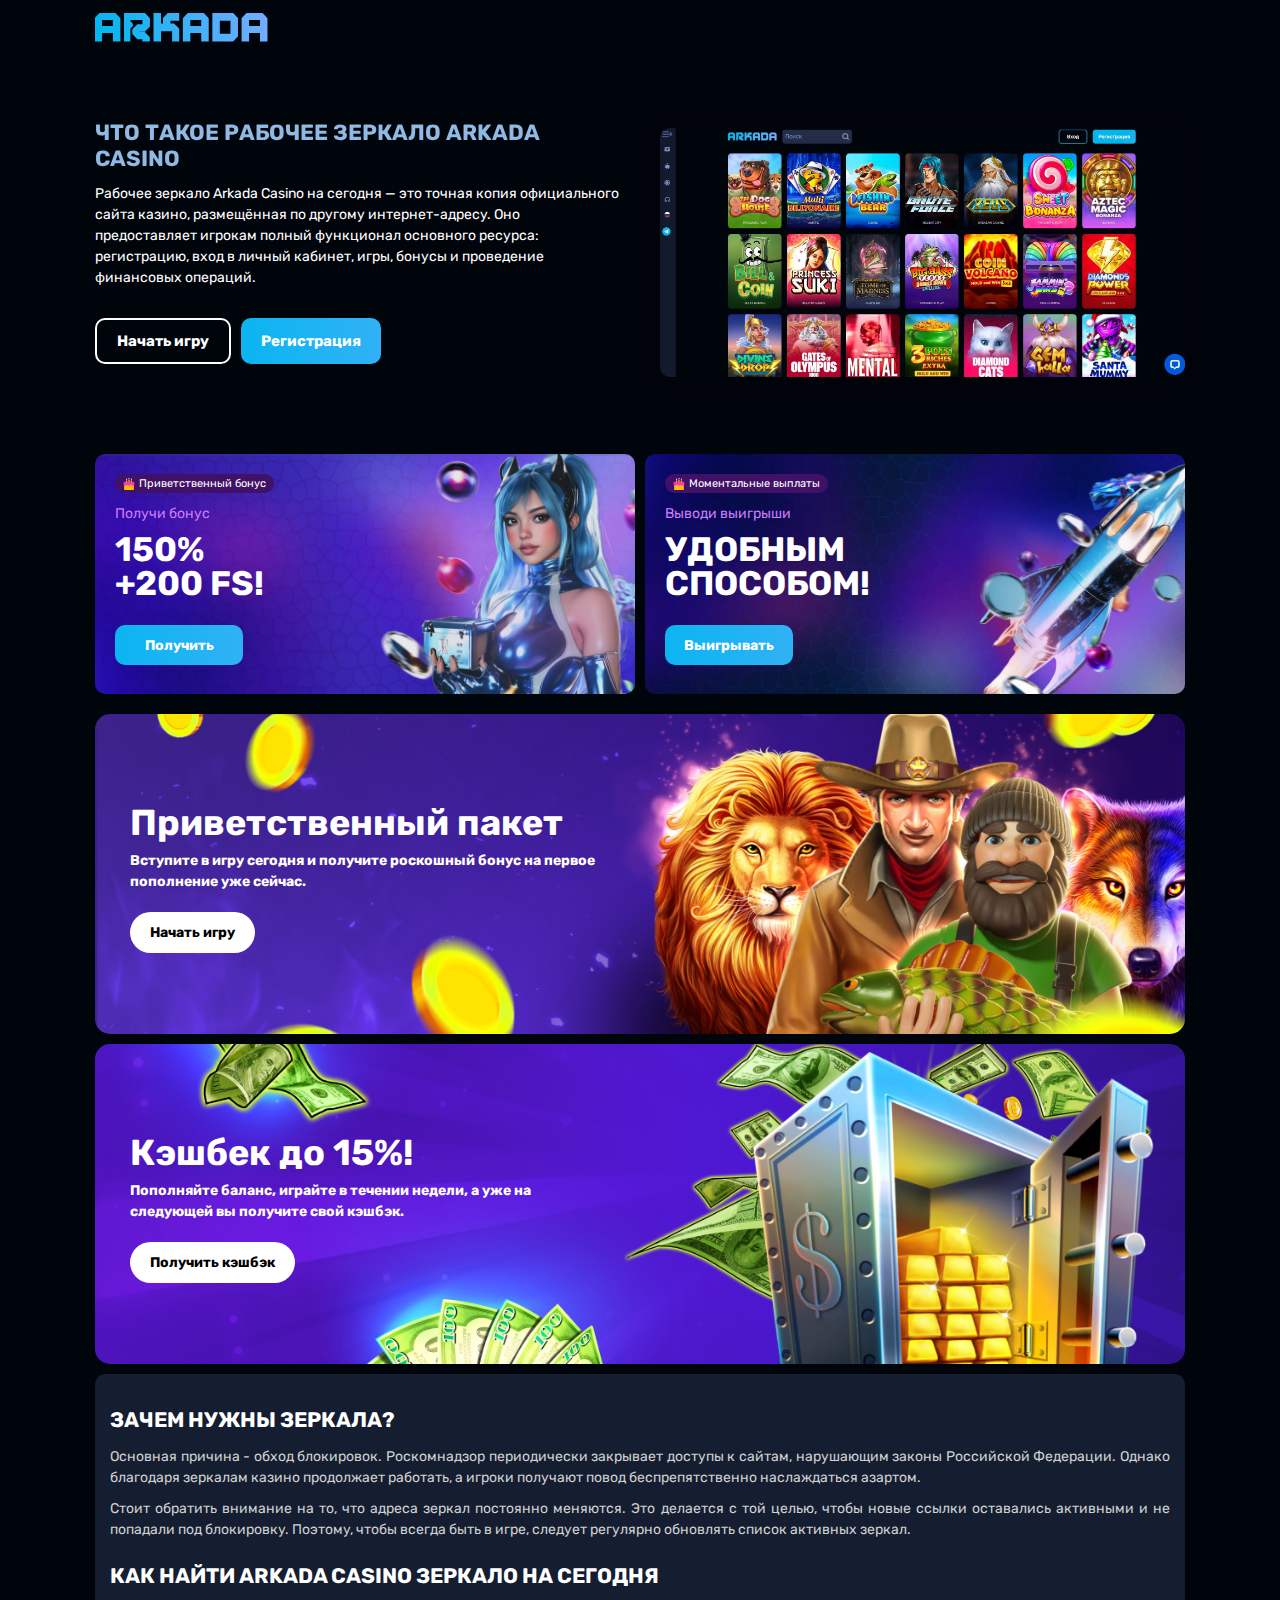
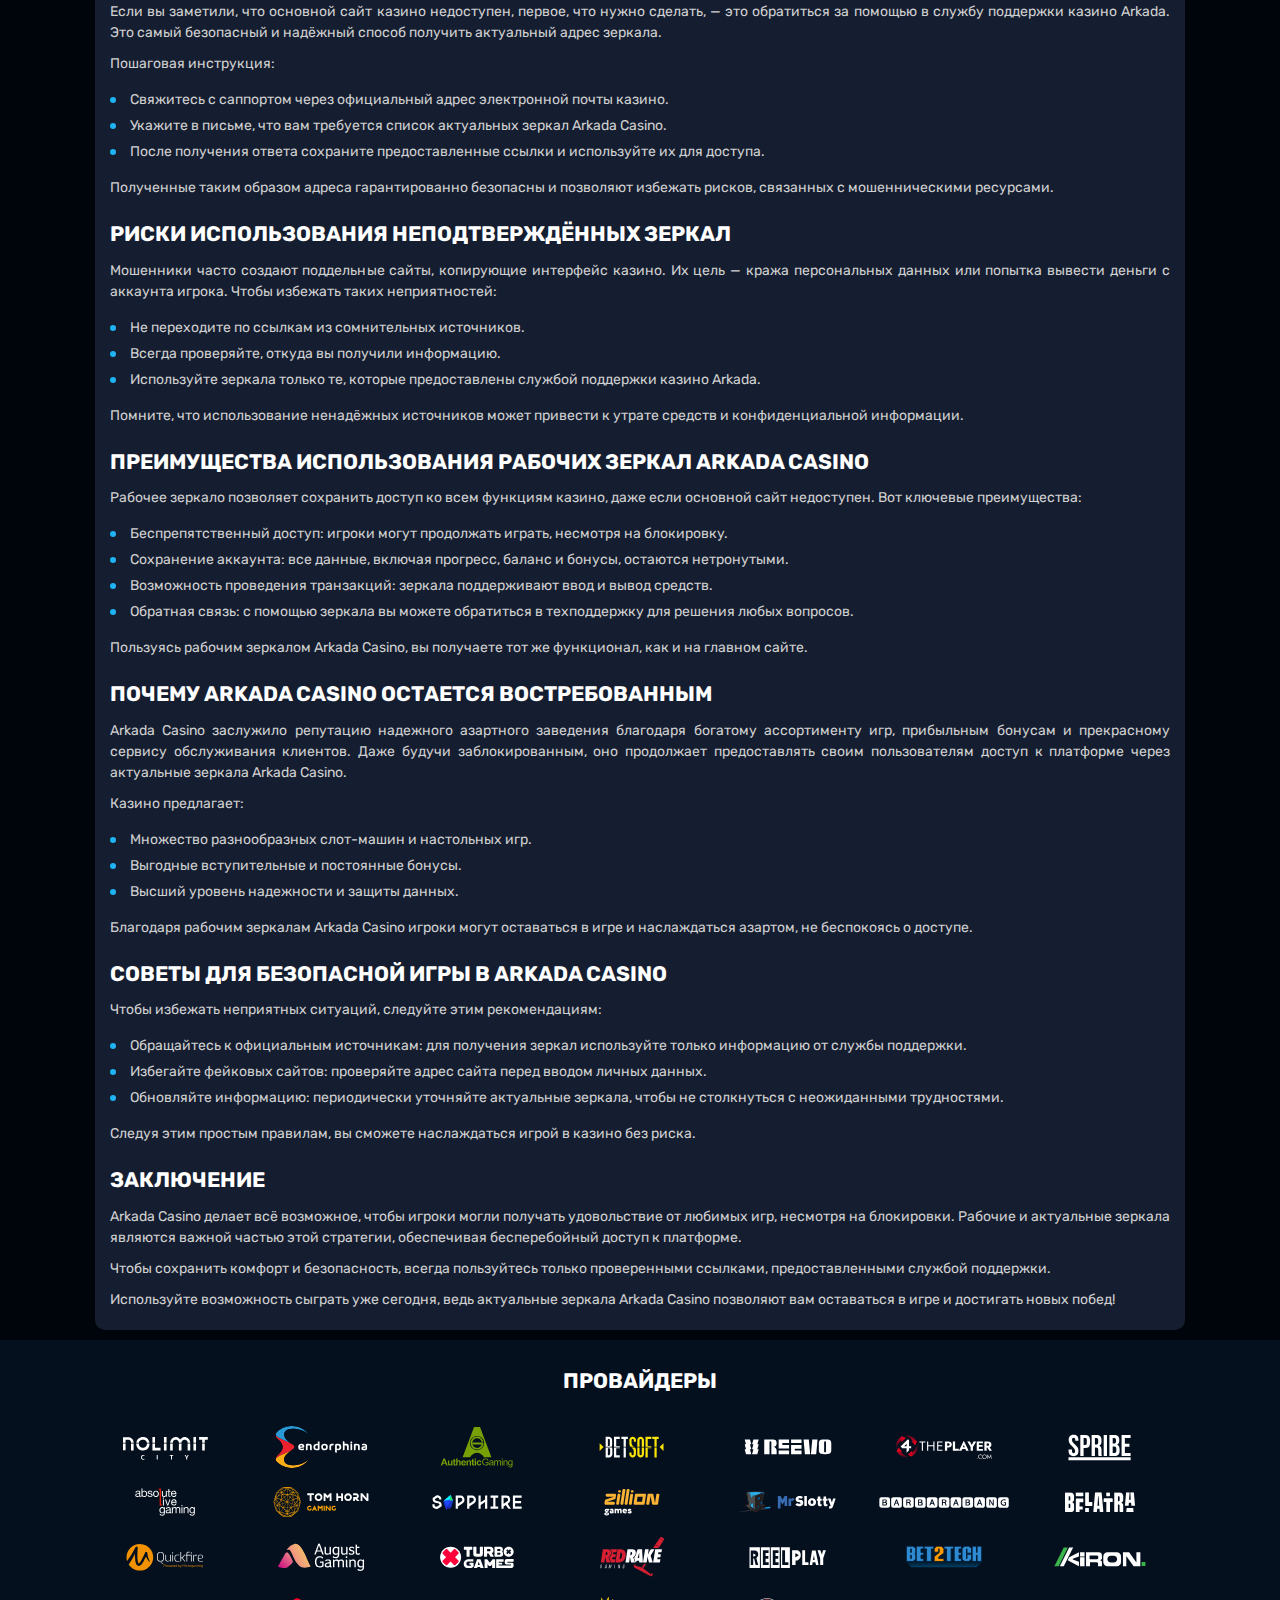
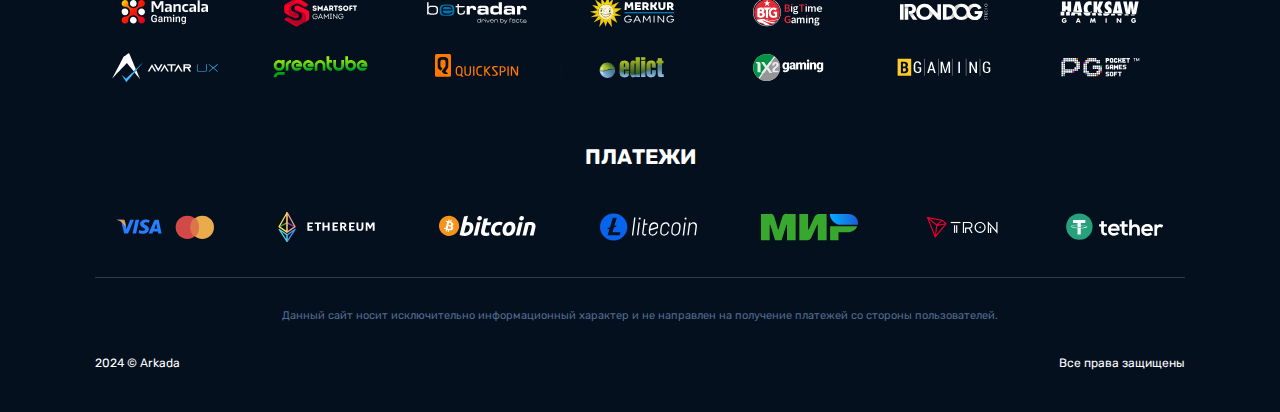
<file: index.html>
<!DOCTYPE html>
<html lang="ru">
<head>
    <meta http-equiv="Content-Type" content="text/html;charset=UTF-8">
    <meta name="robots" content="index, follow, max-image-preview:large, max-snippet:-1, max-video-preview:-1">
    <meta name="robots" content="noarchive" data-vue-meta="true">
    <meta name="apple-mobile-web-app-capable" content="yes">
    <meta name="mobile-web-app-capable" content="yes">
    <meta name="apple-mobile-web-app-status-bar-style" content="black">
    <meta name="msapplication-navbutton-color" content="#000">
    <meta name="yandex-verification" content="f644152001e3f856" />
    <title>Arkada Casino рабочее зеркало на сегодня | Официальный Сайт 2024</title>
    <meta name="description" content="Ищете рабочее зеркало Arkada Casino? ✅ Наслаждайтесь безопасной игрой, щедрыми бонусами и круглосуточной поддержкой. 🕹️ Присоединяйтесь к Arkada Casino прямо сейчас и получите приветственный бонус! 🔥 Рабочая ссылка доступна 24/7.">
    <meta property="og:type" content="website">
    <meta name="twitter:card" content="summary"/>
    <meta property="og:title" content="Arkada Casino рабочее зеркало на Сегодня 🎰 Официальный Сайт 2024">
    <meta property="og:description" content="Ищете рабочее зеркало Arkada Casino? ✅ Наслаждайтесь безопасной игрой, щедрыми бонусами и круглосуточной поддержкой. 🕹️ Присоединяйтесь к Arkada Casino прямо сейчас и получите приветственный бонус! 🔥 Рабочая ссылка доступна 24/7.">
    <meta property="og:site_name" content="Аркада">
    <meta property="og:locale" content="ru">
    <meta property="og:image" content="https://arkadacasinozerkalo.github.io/assets/img/9o5x2hfi0u.jpg">
    <meta property="og:image:width" content="1893">
    <meta property="og:image:height" content="909">
    <meta property="og:image:alt" content="Аркада казино - рабочее зеркало на сегодня">
    <meta property="twitter:image" content="https://arkadacasinozerkalo.github.io/assets/img/9o5x2hfi0u.jpg">
    <meta property="twitter:card" content="summary_large_image">
    <meta name="viewport" content="width=device-width, initial-scale=1">
    <link rel="canonical" href="https://arkadacasinozerkalo.github.io">
    <link rel="shortcut icon" type="image/png" href="assets/img/favicon.png">
    <link type="text/css" media="all" rel="stylesheet" href="style.css">
    <link rel="icon" href="https://arkadacasinozerkalo.github.io//favicon.ico" type="image/x-icon">
    
    <script type="application/ld+json">
        {
          "@context": "https://schema.org/",
          "@type": "Organization",
          "name": "Arkada Casino рабочее зеркало на сегодня | Официальный Сайт 2024",
          "url": "https://arkadacasinozerkalo.github.io/",
          "sponsor":
          {
            "@type": "Organization",
            "name": "Arkada Casino рабочее зеркало на сегодня | Официальный Сайт 2024",
            "url": "https://arkadacasinozerkalo.github.io/"
          }
        }
    </script>
</head>
<body>
    <!-- Yandex.Metrika counter -->
<script type="text/javascript" >
   (function(m,e,t,r,i,k,a){m[i]=m[i]||function(){(m[i].a=m[i].a||[]).push(arguments)};
   m[i].l=1*new Date();
   for (var j = 0; j < document.scripts.length; j++) {if (document.scripts[j].src === r) { return; }}
   k=e.createElement(t),a=e.getElementsByTagName(t)[0],k.async=1,k.src=r,a.parentNode.insertBefore(k,a)})
   (window, document, "script", "https://mc.yandex.ru/metrika/tag.js", "ym");

   ym(99210786, "init", {
        clickmap:true,
        trackLinks:true,
        accurateTrackBounce:true,
        webvisor:true
   });
</script>
<noscript><div><img src="https://mc.yandex.ru/watch/99210786" style="position:absolute; left:-9999px;" alt="" /></div></noscript>
<!-- /Yandex.Metrika counter -->
<header class="5il1 tvnh i5tqnb site-header_n9r3Z">
    <div class="le6y 26mjt4 zk7w container_S8ADy xs-pad_B2VnW">
        <a href="https://synthed-neonway.com/s9da7b2ff"><img class="oqy1 6dufw feib1 logotype_rO3wL" src="assets/img/swfevcxiy6p59.svg" loading="lazy" alt="Аркада Казино"></a>
        
    </div>
</header>
<main class="nkht73 0t5fp6 bxw2y site-main">
        <div class="21w0 rzpeim gatiuo container_S8ADy xs-pad_B2VnW">
            <section class="0r7ejp ahsetx 14fd0 main-banner">
                <div class="y7vsx e2lfn 5y3t left__side_Hfcie">
                    <div class="w5gs 6o2f w6hp7 text-group_Ko6rU">
                        <h1>Что такое рабочее зеркало Arkada Casino</h1>
                        <span>Рабочее зеркало Arkada Casino на сегодня — это точная копия официального сайта казино, размещённая по другому интернет-адресу. Оно предоставляет игрокам полный функционал основного ресурса: регистрацию, вход в личный кабинет, игры, бонусы и проведение финансовых операций.</span><div class="wd7v 4u3w hzen button-group_svcrk">
                            <a class="btn btn-a_5tB2r" id="loginBtn" href="https://synthed-neonway.com/s9da7b2ff">Начать игру</a>
<a class="btn btn-b_CPUNG" id="regBtn" href="https://synthed-neonway.com/s9da7b2ff">Регистрация</a>
                        </div>
                    </div>
                </div>
                <div class="x8sw4 5g6md 8vysg right__side_7LBoC"><img src="assets/img/9o5x2hfi0u.jpg" loading="lazy" alt="Игровые автоматы"></div>            </section><div class="banner-block wrapper">
    <div class="swiper-block">
        <div class="slide" style="background-image: url(assets/widgets/IK6u1uQl7XSMRdWS.webp);background-color: #4334bd;">
            <div class="banner__label">
            <div class="banner__label-icon"><img src="assets/widgets/2yxJQ3aYni1FUxfp.webp"></div>
                <div class="banner__label-title">Приветственный бонус</div>
            </div>
            <div class="banner__description">
                <span class="banner__description-bottom" style="color: #cd7dfc; font-size: 14px;">Получи бонус</span>
            </div>
            <div class="banner__title"><span>150% </span><span>+200 FS!</span></div>
            <a href="https://synthed-neonway.com/s9da7b2ff" style="background:linear-gradient(90deg, #0bb5f1 0%, #30b1f5 100%); color: #fff" class="button d-link">Получить</a>
        </div>
    </div>
            
    <div class="swiper-block">
        <div class="slide" style="background-image: url(assets/widgets/aguZseNY68avtCdQ.webp);background-color: #0a1841;">
            <div class="banner__label">
                <div class="banner__label-icon"><img src="assets/widgets/2yxJQ3aYni1FUxfp.webp"></div>
                <div class="banner__label-title">Моментальные выплаты</div>
            </div>
            <div class="banner__description">
                <span class="banner__description-bottom" style="color: #cd7dfc; font-size: 14px;">Выводи выигрыши</span>
            </div>
            <div class="banner__title"><span>удобным </span><span>способом!</span></div>
            <a href="https://synthed-neonway.com/s9da7b2ff" style="background:linear-gradient(90deg, #0bb5f1 0%, #30b1f5 100%); color: #fff" class="button d-link">Выигрывать</a>
        </div>
    </div>
</div>        
        <div class="hero-slide">
<div class="slide-picture"><img src="assets/widgets/MlxlsT4MEWB2qDLB.jpg" alt="Бонус на депозит"></div>
<div class="slide-info"><p class="slide-text title">Приветственный пакет</p><p class="slide-text par">Вступите в игру сегодня и получите роскошный бонус на первое пополнение уже сейчас.</p><a class="slide-btn d-link" href="https://synthed-neonway.com/s9da7b2ff">Начать игру</a></div>
</div>
<div class="hero-slide">
<div class="slide-picture"><img src="assets/widgets/XsvD9Pv1xvNPOfqp.jpg" alt="Кэшбэк"></div>
<div class="slide-info"><p class="slide-text title">Кэшбек до 15%!</p><p class="slide-text par">Пополняйте баланс, играйте в течении недели, а уже на следующей вы получите свой кэшбэк.</p><a class="slide-btn d-link" href="https://synthed-neonway.com/s9da7b2ff">Получить кэшбэк</a></div>
</div>
        <article class="b4y0g5 ol2wf 4mry2 page-content_ToQHn">
            <h2>Зачем нужны зеркала?</h2>
            <p>Основная причина - обход блокировок. Роскомнадзор периодически закрывает доступы к сайтам, нарушающим законы Российской Федерации. Однако благодаря зеркалам казино продолжает работать, а игроки получают повод беспрепятственно наслаждаться азартом.</p>
            <p>Стоит обратить внимание на то, что адреса зеркал постоянно меняются. Это делается с той целью, чтобы новые ссылки оставались активными и не попадали под блокировку. Поэтому, чтобы всегда быть в игре, следует регулярно обновлять список активных зеркал.</p>
            <h2>Как найти Arkada Casino зеркало на сегодня</h2>
            <p>Если вы заметили, что основной сайт казино недоступен, первое, что нужно сделать, &mdash; это обратиться за помощью в службу поддержки казино Arkada. Это самый безопасный и надёжный способ получить актуальный адрес зеркала.</p>
            <p>Пошаговая инструкция:</p>
            <ul>
            <li>Свяжитесь с саппортом через официальный адрес электронной почты казино.</li>
            <li>Укажите в письме, что вам требуется список актуальных зеркал Arkada Casino.</li>
            <li>После получения ответа сохраните предоставленные ссылки и используйте их для доступа.</li>
            </ul>
            <p>Полученные таким образом адреса гарантированно безопасны и позволяют избежать рисков, связанных с мошенническими ресурсами.</p>
            <h2>Риски использования неподтверждённых зеркал</h2>
            <p>Мошенники часто создают поддельные сайты, копирующие интерфейс казино. Их цель &mdash; кража персональных данных или попытка вывести деньги с аккаунта игрока. Чтобы избежать таких неприятностей:</p>
            <ul>
            <li>Не переходите по ссылкам из сомнительных источников.</li>
            <li>Всегда проверяйте, откуда вы получили информацию.</li>
            <li>Используйте зеркала только те, которые предоставлены службой поддержки казино Arkada.</li>
            </ul>
            <p>Помните, что использование ненадёжных источников может привести к утрате средств и конфиденциальной информации.</p>
            <h2>Преимущества использования рабочих зеркал Arkada Casino</h2>
            <p>Рабочее зеркало позволяет сохранить доступ ко всем функциям казино, даже если основной сайт недоступен. Вот ключевые преимущества:</p>
            <ul>
            <li>Беспрепятственный доступ: игроки могут продолжать играть, несмотря на блокировку.</li>
            <li>Сохранение аккаунта: все данные, включая прогресс, баланс и бонусы, остаются нетронутыми.</li>
            <li>Возможность проведения транзакций: зеркала поддерживают ввод и вывод средств.</li>
            <li>Обратная связь: с помощью зеркала вы можете обратиться в техподдержку для решения любых вопросов.</li>
            </ul>
            <p>Пользуясь рабочим зеркалом Arkada Casino, вы получаете тот же функционал, как и на главном сайте.</p>
            <h2>Почему Arkada Casino остается востребованным</h2>
            <p>Arkada Casino заслужило репутацию надежного азартного заведения благодаря богатому ассортименту игр, прибыльным бонусам и прекрасному сервису обслуживания клиентов. Даже будучи заблокированным, оно продолжает предоставлять своим пользователям доступ к платформе через актуальные зеркала Arkada Casino.</p>
            <p>Казино предлагает:</p>
            <ul>
            <li>Множество разнообразных слот-машин и настольных игр.</li>
            <li>Выгодные вступительные и постоянные бонусы.</li>
            <li>Высший уровень надежности и защиты данных.</li>
            </ul>
            <p>Благодаря рабочим зеркалам Arkada Casino игроки могут оставаться в игре и наслаждаться азартом, не беспокоясь о доступе.</p>
            <h2>Советы для безопасной игры в Arkada Casino</h2>
            <p>Чтобы избежать неприятных ситуаций, следуйте этим рекомендациям:</p>
            <ul>
            <li>Обращайтесь к официальным источникам: для получения зеркал используйте только информацию от службы поддержки.</li>
            <li>Избегайте фейковых сайтов: проверяйте адрес сайта перед вводом личных данных.</li>
            <li>Обновляйте информацию: периодически уточняйте актуальные зеркала, чтобы не столкнуться с неожиданными трудностями.</li>
            </ul>
            <p>Следуя этим простым правилам, вы сможете наслаждаться игрой в казино без риска.</p>
            <h2>Заключение</h2>
            <p>Arkada Casino делает всё возможное, чтобы игроки могли получать удовольствие от любимых игр, несмотря на блокировки. Рабочие и актуальные зеркала являются важной частью этой стратегии, обеспечивая бесперебойный доступ к платформе.</p>
            <p>Чтобы сохранить комфорт и безопасность, всегда пользуйтесь только проверенными ссылками, предоставленными службой поддержки.</p>
            <p>Используйте возможность сыграть уже сегодня, ведь актуальные зеркала Arkada Casino позволяют вам оставаться в игре и достигать новых побед!</p> 

</article>
    </div>
</main>
<footer class="2rc19 yrn93 raew25 site-footer_Mt81i">
    <div class="xejis0 61jld 4op53 container_S8ADy">
        <div class="c3wo trnbh 1jin6 producers_BaLwi">
            <span class="7viq o1b6 hpoi1 entry-title">Провайдеры</span>
            <div class="producer-list_ctLKx"><div class="r2ju y6m35r 91co producer-image"><div class="producer-image__wrapper"><img data-class="nolimitcity" src="assets/img/providers-sprite.svg" loading="lazy" alt="NoLimit City" class="producer-image__image type--theme-light"></div></div><div class="v2cx lsze 4kfo producer-image"><div class="producer-image__wrapper"><img data-class="endorphina" src="assets/img/providers-sprite.svg" loading="lazy" alt="Endorphina" class="producer-image__image type--theme-light"></div></div><div class="1hicla k2r6yp b9t6 producer-image"><div class="producer-image__wrapper"><img data-class="authenticgaming" src="assets/img/providers-sprite.svg" loading="lazy" alt="Authentic Gaming" class="producer-image__image type--theme-light"></div></div><div class="icy1 pj4d3r mwtyx producer-image"><div class="producer-image__wrapper"><img data-class="betsoft" src="assets/img/providers-sprite.svg" loading="lazy" alt="Betsoft" class="producer-image__image type--theme-light"></div></div><div class="7uecr tkxpb pljdv6 producer-image"><div class="producer-image__wrapper"><img data-class="reevo" src="assets/img/providers-sprite.svg" loading="lazy" alt="Reevo" class="producer-image__image type--theme-light"></div></div><div class="6h3r 9m3u tis3 producer-image"><div class="producer-image__wrapper"><img data-class="4thePlayer" src="assets/img/providers-sprite.svg" loading="lazy" alt="4thePlayet" class="producer-image__image type--theme-light"></div></div><div class="yj6vf r6zf j2bo producer-image"><div class="producer-image__wrapper"><img data-class="spribe" src="assets/img/providers-sprite.svg" loading="lazy" alt="Spribe" class="producer-image__image type--theme-light"></div></div><div class="szkohi b0ljm i7ev producer-image"><div class="producer-image__wrapper"><img data-class="alg" src="assets/img/providers-sprite.svg" loading="lazy" alt="ALG" class="producer-image__image type--theme-light"></div></div><div class="cgj13 l98im6 l0aq producer-image"><div class="producer-image__wrapper"><img data-class="tomhorn" src="assets/img/providers-sprite.svg" loading="lazy" alt="Tomhorn" class="producer-image__image type--theme-light"></div></div><div class="utg8p ld1p cvjy producer-image"><div class="producer-image__wrapper"><img data-class="sapphire" src="assets/img/providers-sprite.svg" loading="lazy" alt="Sapphire" class="producer-image__image type--theme-light"></div></div><div class="1tin9 4j5o2p lkmo producer-image"><div class="producer-image__wrapper"><img data-class="zillion" src="assets/img/providers-sprite.svg" loading="lazy" alt="Zillion" class="producer-image__image type--theme-light"></div></div><div class="lsz8 tima4 vpr15h producer-image"><div class="producer-image__wrapper"><img data-class="mrslotty" src="assets/img/providers-sprite.svg" loading="lazy" alt="mrSlotty" class="producer-image__image type--theme-light"></div></div><div class="ot1m bluz j7gq producer-image"><div class="producer-image__wrapper"><img data-class="barbarabang" src="assets/img/providers-sprite.svg" loading="lazy" alt="BarbaraBang" class="producer-image__image type--theme-light"></div></div><div class="9qd0it uqvexo 71gjzw producer-image"><div class="producer-image__wrapper"><img data-class="belatra" src="assets/img/providers-sprite.svg" loading="lazy" alt="Belatra" class="producer-image__image type--theme-light"></div></div><div class="twu4q yv9l qts1 producer-image"><div class="producer-image__wrapper"><img data-class="quickfire" src="assets/img/providers-sprite.svg" loading="lazy" alt="Quickfire" class="producer-image__image type--theme-light"></div></div><div class="7pvyes cdkbj0 gr604p producer-image"><div class="producer-image__wrapper"><img data-class="augustgaming" src="assets/img/providers-sprite.svg" loading="lazy" alt="August Gaming" class="producer-image__image type--theme-light"></div></div><div class="eaji 7glq9 8glvc2 producer-image"><div class="producer-image__wrapper"><img data-class="turbogames" src="assets/img/providers-sprite.svg" loading="lazy" alt="Turbo Games" class="producer-image__image type--theme-light"></div></div><div class="xgi9 xi8g yofg producer-image"><div class="producer-image__wrapper"><img data-class="redrakegaming" src="assets/img/providers-sprite.svg" loading="lazy" alt="Red Rake Gaming" class="producer-image__image type--theme-light"></div></div><div class="goxv zec5 nm4u2 producer-image"><div class="producer-image__wrapper"><img data-class="playreels" src="assets/img/providers-sprite.svg" loading="lazy" alt="PlayReels" class="producer-image__image type--theme-light"></div></div><div class="gzurqj fdmj wfu2bp producer-image"><div class="producer-image__wrapper"><img data-class="bet2tech" src="assets/img/providers-sprite.svg" loading="lazy" alt="Bet2Tech" class="producer-image__image type--theme-light"></div></div><div class="u57dkz o28zn jk8i producer-image"><div class="producer-image__wrapper"><img data-class="kiron" src="assets/img/providers-sprite.svg" loading="lazy" alt="Kiron" class="producer-image__image type--theme-light"></div></div><div class="t9sg fvt4 0m4az2 producer-image"><div class="producer-image__wrapper"><img data-class="mancala" src="assets/img/providers-sprite.svg" loading="lazy" alt="Mancala" class="producer-image__image type--theme-light"></div></div><div class="xfgs kz186 ia8b2c producer-image"><div class="producer-image__wrapper"><img data-class="smartsoft" src="assets/img/providers-sprite.svg" loading="lazy" alt="Smart Soft" class="producer-image__image type--theme-light"></div></div><div class="mr8z ekw4bq rtb9 producer-image"><div class="producer-image__wrapper"><img data-class="betradar" src="assets/img/providers-sprite.svg" loading="lazy" alt="Bet Radar" class="producer-image__image type--theme-light"></div></div><div class="tb256x fxqb b0ok producer-image"><div class="producer-image__wrapper"><img data-class="merkur" src="assets/img/providers-sprite.svg" loading="lazy" alt="Merkur" class="producer-image__image type--theme-light"></div></div><div class="b52ne ca2vi 6i29mn producer-image"><div class="producer-image__wrapper"><img data-class="btg" src="assets/img/providers-sprite.svg" loading="lazy" alt="Big Time Gaming" class="producer-image__image type--theme-light"></div></div><div class="hkew 9160ud dl4gek producer-image"><div class="producer-image__wrapper"><img data-class="irondogstudio" src="assets/img/providers-sprite.svg" loading="lazy" alt="Iron Dog" class="producer-image__image type--theme-light"></div></div><div class="xvkm 5rjsx itbsr producer-image"><div class="producer-image__wrapper"><img data-class="hacksaw" src="assets/img/providers-sprite.svg" loading="lazy" alt="HACKSAW" class="producer-image__image type--theme-light"></div></div><div class="8inu yw0g gc6euh producer-image"><div class="producer-image__wrapper"><img data-class="globalslots" src="assets/img/providers-sprite.svg" loading="lazy" alt="Global Slot" class="producer-image__image type--theme-light"></div></div><div class="rmz3f u17s9p o9whj producer-image"><div class="producer-image__wrapper"><img data-class="greentube" src="assets/img/providers-sprite.svg" loading="lazy" alt="Greentube" class="producer-image__image type--theme-light"></div></div><div class="tobz2 f84s m1xq0 producer-image"><div class="producer-image__wrapper"><img data-class="quickspin" src="assets/img/providers-sprite.svg" loading="lazy" alt="QuickSpin" class="producer-image__image type--theme-light"></div></div><div class="xyzosa imez7q a8pn producer-image"><div class="producer-image__wrapper"><img data-class="edict" src="assets/img/providers-sprite.svg" loading="lazy" alt="Edict" class="producer-image__image type--theme-light"></div></div><div class="e4ah qwhy hwlpej producer-image"><div class="producer-image__wrapper"><img data-class="1x2gaming" src="assets/img/providers-sprite.svg" loading="lazy" alt="1x2 Gaming" class="producer-image__image type--theme-light"></div></div><div class="acepn 0nqzt 1ix5 producer-image"><div class="producer-image__wrapper"><img data-class="bgaming" src="assets/img/providers-sprite.svg" loading="lazy" alt="BGaming" class="producer-image__image type--theme-light"></div></div><div class="ojhcb 9uq4 iyd3 producer-image"><div class="producer-image__wrapper"><img data-class="pocketgamessoft" src="assets/img/providers-sprite.svg" loading="lazy" alt="Pocket Games Soft" class="producer-image__image type--theme-light"></div></div></div>
        </div>
        <div class="ukjv7t v4hq2 nrji7g payments_ihNqj">
            <span class="f7e1c9 mhyqc 9afyo entry-title">Платежи</span>
            <div class="payments-list_hKPJQ"><div class="xzo97 yk93x2 28opy payment__icon visa"><img loading="lazy" src="assets/img/payments/visa.svg" alt="Visa Card"></div><div class="54fvw 7u1ko v1cj payment__icon eth"><img loading="lazy" src="assets/img/payments/eth.svg" alt="Etherium"></div><div class="nlgpi8 zgjl jx78r payment__icon btc"><img loading="lazy" src="assets/img/payments/btc.svg" alt="Bitcoin"></div><div class="xazb79 kyg3jw soc0q8 payment__icon ltc"><img loading="lazy" src="assets/img/payments/ltc.svg" alt="Litecoin"></div><div class="mcvko tls0 sleu1 payment__icon mir"><img loading="lazy" src="assets/img/payments/mir.svg" alt="Карты МИР"></div><div class="alikp zfwka 2vybq payment__icon trx"><img loading="lazy" src="assets/img/payments/trx.svg" alt="Tron TRX"></div><div class="okn0p cnwr4b 1hdox8 payment__icon usdt"><img loading="lazy" src="assets/img/payments/usdt.svg" alt="Tether USDT"></div></div>
        </div>
        <p class="wb0v 0e57 xdh4 licensed_rPHcw">Данный сайт носит исключительно информационный характер и не направлен на получение платежей со стороны пользователей.</p>
        
        <div class="4byvwx bhu2vj bp0w4v copyright_mp2qS"><span style="text-align:left">2024 © Arkada</span><span style="text-align:right">Все права защищены</span></div>
    </div>
</footer>
</body>
</html>
</file>
<file: style.css>
@import url("https://fonts.googleapis.com/css2?family=Rubik:ital,wght@0,300..900;1,300..900&display=swap");
* {
box-sizing:border-box !important;
transition:0.3s !important;
line-height:1.5;
text-decoration:none;
outline:0;
margin:0;
padding:0;
}
html {
min-width:320px;
scroll-behavior:smooth;
}
.menu.open.nav.menu-footer {
flex-direction:column
}
body {
background:#00040b;
color:#d0d0d0;
font-family:Rubik, sans-serif;
font-size:14px;
margin:0 10px;
}
.container_S8ADy {
position:relative;
display:block;
max-width:1090px;
margin:0 auto;
z-index:1;
}
.xs-pad_B2VnW {
padding-top:10px;
padding-bottom:10px;
}
.xs-mar {
margin-top:10px;
margin-bottom:10px;
}
.s-pad {
padding-top:20px;
padding-bottom:20px;
}
header .container_S8ADy {
align-items:center;
justify-content:space-between;
padding-bottom:0;
}
.logotype_rO3wL {
height:30px
}
.menu-icon svg {
stroke:#fff
}
.site-menu ul {
display:flex;
list-style:none;
flex-direction:row;
flex-wrap:wrap;
gap:10px;
}
.site-menu ul li a:hover {
color:#fff
}
.main-banner {
display:flex;
flex-wrap:nowrap;
height:auto;
justify-content:center;
column-gap:40px;
padding:60px 0;
border-radius:10px;
align-items:center;
}
.main-banner .left__side_Hfcie, .right__side_7LBoC {
flex:1
}
.main-banner .right__side_7LBoC {
display:flex;
height:100%;
align-items:center;
justify-content:flex-end;
}
.main-banner .center__side {
width:100%
}
.text-group_Ko6rU {
display:flex;
flex-direction:column
}
.main-banner .right__side_7LBoC img {
border-radius:10px;
box-shadow:0 0 20px #00000036;
}
.main-banner .left__side_Hfcie .text-group_Ko6rU h1 {
color:#90b9e3;
background:#90b9e3;
-webkit-text-fill-color:transparent;
-webkit-background-clip:text;
line-height:1.2;
font-size: 22px;
padding:0;
margin:0
}
.main-banner .left__side_Hfcie .text-group_Ko6rU span {
color:#fff;
padding:10px 0;
}
.main-banner.pages {
padding:10px
}
.main-banner.pages .button-group_svcrk {
justify-content:left;
padding:0
}
.main-banner.pages .text-group_Ko6rU {
display:flex;
align-items:center;
justify-content:space-between;
column-gap:20px;
flex-direction:row
}
.main-banner.pages .left__side_Hfcie .text-group_Ko6rU h1 {
margin:0
}
.main-banner.pages .left__side_Hfcie .text-group_Ko6rU span {
display:block;
padding:0 0 20px 0;
}
.button-group_svcrk {
display:flex;
gap:10px;
padding:20px 0;
}
.btn {
display:flex;
cursor:pointer;
padding:10px 20px;
border-radius:10px;
font-size:15px;
align-items:center;
text-wrap:nowrap;
justify-content:center;
font-weight:bold;
}
.button-group_svcrk .btn-a_5tB2r {
color:#fff;
border:2px solid #fff
}
.button-group_svcrk .btn-a_5tB2r:hover {
background-color:#fff;
color:#000;
}
.button-group_svcrk .btn-b_CPUNG {
color:#fff;
background:var(--mc-grad);
}
.button-group_svcrk .btn-b_CPUNG:hover {
box-shadow:0 0 10px #4537a1
}
.game__cat .entry-title {
padding-top:10px
}
.page-content_ToQHn {
background:var(--mc-add);
margin-top:10px;
border-radius:10px;
}
.page-content_ToQHn p {
padding:5px 0
}
.page-content_ToQHn {
padding:15px
}
.page-content_ToQHn ol, .page-content_ToQHn ul {
margin:10px 0;
padding:0;
list-style:none;
}
.page-content_ToQHn ol {
counter-reset:num
}
.page-content_ToQHn ol li, .page-content_ToQHn ul li {
margin:0 0 5px;
position:relative;
}
.page-content_ToQHn ol li {
padding:0 0 0 28px;
}
.page-content_ToQHn ul li {
padding:0 0 0 20px;
}
.page-content_ToQHn ol li:before {
content:counter(num);
counter-increment:num;
color:#fff;
font-weight:700;
width:20px;
height:20px;
top:0;
font-size:11px;
display:flex;
justify-content:center;
line-height:100%;
align-items:center;
border-radius:3px;
}
.page-content_ToQHn ul li:before {
content:"";
top:38%;
width:6px;
height:6px;
border-radius:100%;
}
.page-content_ToQHn ol li:before, .page-content_ToQHn ul li:before {
position:absolute;
left:0;
background:var(--mc-atr);
}

/* FOOTER */
footer.site-footer_Mt81i {
position:relative;
background-color:var(--mc-main2);
margin:0 -10px;
padding:0 10px 40px 10px;
z-index:0;
}
footer .container_S8ADy .footer-navigation_Cz4qf {
padding:60px 0;
}
footer .container_S8ADy .footer-navigation_Cz4qf {
display:grid;
grid-template-columns:repeat(4, 1fr);
width:-webkit-fill-available;
gap:10px;
}
footer .container_S8ADy .footer-navigation_Cz4qf .col {
display:flex;
width:100%;
flex-direction:column;
}
footer .container_S8ADy .footer-navigation_Cz4qf .col span {
font-weight:bold;
padding:10px 0;
text-transform:uppercase;
}
footer .container_S8ADy .footer-navigation_Cz4qf .col ul {
display:flex;
flex-direction:column;
gap:10px;
padding:0;
color:#98979a;
}
footer .container_S8ADy .footer-navigation_Cz4qf .col ul li:hover {
color:#fff;
}
footer .container_S8ADy .footer-navigation_Cz4qf .col li {
width:max-content;
list-style:none;
}
footer .container_S8ADy .producers_BaLwi {
padding-top: 20px;
}
footer .container_S8ADy .payments_ihNqj {
border-bottom: 1px #3c3546 solid;
padding-top: 20px;
}
footer .container_S8ADy .producer-list_ctLKx {
display:flex;
justify-items:center;
flex-wrap:wrap;
justify-content:space-between;
padding:20px 0;
}
footer .container_S8ADy span.entry-title {
display:flex;
justify-content:center;
font-weight:bold;
font-size:21px;
margin:10px 0;
}
footer .container_S8ADy .producer-list_ctLKx .producer-image {
--image-height:3.75em;
width:155px;
height:55px;
overflow:hidden;
}
footer .container_S8ADy .payments-list_hKPJQ {
display:flex;
row-gap:20px;
column-gap:20px;
width:100%;
justify-items:center;
justify-content:space-around;
flex-wrap:wrap;
padding:20px 0;
}
footer .container_S8ADy .payments-list_hKPJQ .payment__icon {
display:flex;
height:60px;
align-items:center;
}
.visa img, .bch img, .btc img, .eth img, .ltc img, .mir img, .trx img, .usdt img {
height:30px
}

/* MENU */
.site-menu ul {
display:flex;
list-style:none;
flex-direction:row;
flex-wrap:wrap;
gap:10px;
}
.site-menu ul li a {
color:#fff
}
.site-menu ul li a:hover {
color:var(--mc-fill)
}
.site-header_n9r3Z .container_S8ADy .menu-icon {
color:#fff;
padding:16px 0;
text-decoration:none;
font-size:17px;
display:none;
position:absolute;
right:0;
top:0;
cursor:pointer;
}
.social-li {
display:flex;
width:100%;
color:#000;
align-items:center;
font-size:13px;
margin:0 0 5px;
}
.social-li a {
color:var(--mc-fill)
}
.social-li a:hover {
color:#e9597c
}
.social-li img {
height:15px;
padding-right:5px;
}
.page-content_ToQHn table {
text-decoration:none;
border-collapse:separate;
border-spacing:0;
border-radius:10px;
word-break:break-word;
overflow:hidden;
font-size:14px;
color:#fff;
width:100%;
margin:10px 0
}
.page-content_ToQHn table thead {
color:#fff;
background-color:#162740
}
tbody {
margin:0;
border:0;
font:inherit;
vertical-align:baseline
}
table tbody tr:nth-of-type(odd) {
background:#222d48
}
table tbody tr:nth-of-type(even) {
background:#1b243b
}
td, th {
padding:7px
}
th {
text-align:left
}
td p {
text-align: left
}
td {
color:#fff;
position:relative;
text-align:left
}
img {
max-width:100%;
height:auto
}
iframe {
width:100%;
height:inherit;
border-radius:var(--border-radius);
}
.menu-footer {
align-items:center;
border-radius:var(--border-radius);
flex-wrap:wrap;
max-width:100%
}
.menu-footer ul {
flex-wrap:wrap;
gap:10px;
list-style:none;
margin:0;
padding:0
}
.menu-footer a {
color:#fff
}
.menu-footer li {
padding:0
}
.menu-footer,.menu-footer ul, {
display:flex;
justify-content:center
}
.footer-menu,.copyright_mp2qS {
display:flex;
font-size:12px
}
.copyright_mp2qS {
justify-content:space-between;
margin-top:30px;
width:100%;
color:#fff;
}
.licensed_rPHcw {
color:#526c8f;
font-size:11px;
text-align:center;
margin-top:30px
}
.footer-menu {
display: flex;
flex-wrap:wrap;
align-items:center;
justify-content:center;
text-decoration:none;
margin-top:10px
}
.footer-menu ul {
display: flex;
text-wrap: nowrap;
flex-wrap: wrap;
gap: 10px;
padding: 0;
margin: 0;
justify-content: center;
}
.footer-menu ul li {
list-style:none;
display:flex;
margin:0;
padding:0
}
.footer-menu a {
color:var(--mc-fill);
padding:0 5px;
text-decoration:none;
}
.footer-menu a:hover {
color:#fff
}
blockquote {
margin:10px;
padding:15px;
border-radius:10px;
text-align:justify;
margin-inline-start:0;
margin-inline-end:0;
background-image:linear-gradient(111.84deg, #373737 0%, #484932 102.14%);
border:2px solid #ffd601;
}
li.active {
color: var(--mc-fill);
}
/* WIDGET STYLE ONE */
.category-list {
display: flex;
margin: 10px 0;
gap: 10px;
}
.category-name {
z-index:9;
color:white;
font-size:21px;
font-weight:bold;
}
.category__card {
display:flex;
position:relative;
background-color:#1b1f2e;
border-radius:10px;
width:100%;
min-height:70px;
padding:30px;
overflow:hidden;
align-items:center;
}
.category__card img {
position:absolute;
left:0;
top:0;
height:100%;
width:100%;
-o-object-fit:cover;
object-fit:cover;
-webkit-transition:.3s ease;
}
.category__card:hover img {
transform:scale(1.05);
}
/* WIDGET STYLE TWO */
.section-catalogue {
display:flex;
flex-direction:column;
margin-top:10px;
}
.section-catalogue .col2 {
display: flex;
flex-direction: row;
align-items: center;
justify-content: space-between;
height: 30px;
margin: 10px 0;
}
.titles {
display: flex;
align-items: center;
column-gap: 10px;
}
.group-swiper {
display: flex;
column-gap: 5px;
height: inherit;
}
.btn-swiper {
display: flex;
background:var(--mc-add);
padding: 5px 15px;
border-radius: 10px;
align-items: center;
justify-content: center;
}
.btn-swiper:hover {
background: var(--mc-addh);
}
.btn-swiper svg.left {
transform: rotate(90deg);
}
.btn-swiper svg.right {
transform: rotate(-90deg);
}
.slots {
display:grid;
grid-template-columns:repeat(6, 1fr);
width:-webkit-fill-available;
cursor:default;
gap:10px;
padding:0;
margin:0;
}
ul.slots {
margin:0
}
.page-content_ToQHn ul.slots li.slot__card {
padding:0
}
.slot__card {
display:flex;
flex-direction:column;
height: auto;
overflow:hidden;
position:relative;
border-radius:10px;;
}
.slot__card picture {
height:175px;
}
.slot__card img {
width:100%;
height:100%;
margin:0;
object-fit:cover
}
.slot__card:hover img {
scale:1.15;
filter:blur(2px);
}
.slots-overlay, .slot__card::before {
background:#00000063;
left:0;
position:absolute;
top:0;
width:100%;
opacity:0;
}
.slot__card:hover .game-btn, .slot__card:hover .slots-overlay {
opacity:1;
}
.game__info {
position: absolute;
top: 5px;
margin: auto;
padding: 4px 10px;
color: #fff;
font-weight: bold;
font-size: 10px;
line-height: 1;
background: #73adff;
border-radius: 10px;
}
.slots-overlay svg {
fill:#fff;
width:35px;
}
.slots-overlay svg:hover {
filter:drop-shadow(0px 0px 20px white);
scale:1.05;
}
.play__btn {
background-image: url("data:image/svg+xml,%0A%3Csvg width='20' height='17' viewBox='3 0 19 33' xmlns='http://www.w3.org/2000/svg'%3E%3Cpath d='M23.8393 12.3254C26.1233 14.2503 26.1641 17.9272 23.9133 19.9001C19.4344 23.8259 11.9758 29.6454 4.98514 31.8003C2.39844 32.5976 0.173973 30.1905 0.173973 27.2019V5.18005C0.173973 2.0938 2.53206 -0.330616 5.17722 0.591095C12.0078 2.97122 19.3697 8.5585 23.8393 12.3254Z' fill='white'/%3E%3C/svg%3E%0A");
background-color:#73acff;
background-repeat:no-repeat;
height:40px;
width:40px;
border-radius:50%;
border:3px solid #fff;
background-position:center center;
transition:all 0.3s ease 0s;
}
.play__btn:hover {
filter:drop-shadow(white 0px 0px 20px);
scale:1.05;
}
.game-btn {
background-color:#fff;
border:0;
border-radius:3px;
color:#000;
cursor:pointer;
padding:10px 20px;
transition:background-color .3s ease-in-out,color .3s ease-in-out;
transform:skew(-10deg,0);
text-decoration:none;
font-size:14px;
font-weight:700;
opacity:0
}
.game-btn:hover {
box-shadow:0 0 10px #3f3f3f;
color:#782430;
}
.slots-overlay {
display:flex;
justify-content:space-evenly;
align-items:center;
height:100%;
flex-direction:column;
}
.slot__name, .slot__provider {
line-height:0
}
.slot__name {
width:100%;
color:#fff;
font-size:14px;
font-weight:bold;
line-height:1;
white-space:nowrap;
overflow:hidden;
text-overflow:ellipsis;
text-align:center;
padding:0 10px;
}
.slot__provider {
color:#7ab4d4;
font-size:11px;
}
.section-title {
font-size:24px;
font-weight:bold;
margin:10px 0 0 0;
width:100%;
align-items:flex-start
}
.d-link {
cursor:pointer
}
/* PRODUCER LIST */
.producer-image__wrapper {
width:100em;
height:100%;
overflow:hidden;
position:relative;
}
.producer-image__image {
width:100%;
height:100%;
-o-object-fit:cover;
object-fit:cover;
}
.producer-image__image[data-class="netent"],
.producer-image__image[data-class="netent_"] {
object-position: 0 0;
}
.producer-image__image[data-class="playngo"] {
object-position: -10em 0;
}
.producer-image__image[data-class="yggdrasil"] {
object-position: -20em 0;
}
.producer-image__image[data-class="amatic"] {
object-position: -30em 0;
}
.producer-image__image[data-class="quickspin"],
.producer-image__image[data-class="quickspin_"] {
object-position: -40em 0;
}
.producer-image__image[data-class="habanero"] {
object-position: -50em 0;
}
.producer-image__image[data-class="microgaming"] {
object-position: -60em 0;
}
.producer-image__image[data-class="redtiger"] {
object-position: -70em 0;
}
.producer-image__image[data-class="evolution_gaming"],
.producer-image__image[data-class="evolution"],
.producer-image__image[data-class="evolution-gaming"] {
object-position: -80em 0;
}
.producer-image__image[data-class="ezugi"] {
object-position: -90em 0;
}
.producer-image__image[data-class="booongo"] {
object-position: 0 calc(-1 * var(--image-height));
}
.producer-image__image[data-class="playson"],
.producer-image__image[data-class="playson_"] {
object-position: -10em calc(-1 * var(--image-height));
}
.producer-image__image[data-class="betsoft"] {
object-position: -20em calc(-1 * var(--image-height));
}
.producer-image__image[data-class="pragmatic"],
.producer-image__image[data-class="pragmaticplay"] {
object-position: -30em calc(-1 * var(--image-height));
}
.producer-image__image[data-class="btg"],
.producer-image__image[data-class="bigtimegaming"] {
object-position: -40em calc(-1 * var(--image-height));
}
.producer-image__image[data-class="isoftbet"],
.producer-image__image[data-class="isoftbet_"],
.producer-image__image[data-class="isb"] {
object-position: -50em calc(-1 * var(--image-height));
}
.producer-image__image[data-class="spinomenal"] {
object-position: -60em calc(-1 * var(--image-height));
}
.producer-image__image[data-class="belatra"] {
object-position: -70em calc(-1 * var(--image-height));
}
.producer-image__image[data-class="tomhorn"],
.producer-image__image[data-class="tom-horn"] {
object-position: -80em calc(-1 * var(--image-height));
}
.producer-image__image[data-class="booming_games"],
.producer-image__image[data-class="booming-games"],
.producer-image__image[data-class="booming"] {
object-position: -90em calc(-1 * var(--image-height));
}
.producer-image__image[data-class="wazdan"] {
object-position: 0 calc(-2 * var(--image-height));
}
.producer-image__image[data-class="1x2gaming"] {
object-position: -10em calc(-2 * var(--image-height));
}
.producer-image__image[data-class="1x2irondog"],
.producer-image__image[data-class="irondogstudio"] {
object-position: -20em calc(-2 * var(--image-height));
}
.producer-image__image[data-class="egt"],
.producer-image__image[data-class="amusnet"] {
object-position: -30em calc(-2 * var(--image-height));
}
.producer-image__image[data-class="apollo_games"],
.producer-image__image[data-class="apollo-games"] {
object-position: -40em calc(-2 * var(--image-height));
}
.producer-image__image[data-class="gameart"],
.producer-image__image[data-class="game-art"] {
object-position: -50em calc(-2 * var(--image-height));
}
.producer-image__image[data-class="2by2-gaming"] {
object-position: -60em calc(-2 * var(--image-height));
}
.producer-image__image[data-class="mrslotty"],
.producer-image__image[data-class="mr-slotty"] {
object-position: -70em calc(-2 * var(--image-height));
}
.producer-image__image[data-class="edict"] {
object-position: -80em calc(-2 * var(--image-height));
}
.producer-image__image[data-class="pariplay"],
.producer-image__image[data-class="wizardgames"]{
object-position: -90em calc(-2 * var(--image-height));
}
.producer-image__image[data-class="genesis-gaming"] {
object-position: 0 calc(-3 * var(--image-height));
}
.producer-image__image[data-class="rabcat-productions"] {
object-position: -10em calc(-3 * var(--image-height));
}
.producer-image__image[data-class="bgaming"] {
object-position: -20em calc(-3 * var(--image-height));
}
.producer-image__image[data-class="platipus"] {
object-position: -30em calc(-3 * var(--image-height));
}
.producer-image__image[data-class="nextgen-gaming"] {
object-position: -40em calc(-3 * var(--image-height));
}
.producer-image__image[data-class="endorphina"] {
object-position: -50em calc(-3 * var(--image-height));
}
.producer-image__image[data-class="igrosoft"] {
object-position: -60em calc(-3 * var(--image-height));
}
.producer-image__image[data-class="thunderkick"] {
object-position: -70em calc(-3 * var(--image-height));
}
.producer-image__image[data-class="atronic"] {
object-position: -80em calc(-3 * var(--image-height));
}
.producer-image__image[data-class="bet2tech"] {
object-position: -90em calc(-3 * var(--image-height));
}
.producer-image__image[data-class="cyberslot"] {
object-position: 0 calc(-4 * var(--image-height));
}
.producer-image__image[data-class="globalslots"] {
object-position: -10em calc(-4 * var(--image-height));
}
.producer-image__image[data-class="megajack"] {
object-position: -20em calc(-4 * var(--image-height));
}
.producer-image__image[data-class="novomatic"] {
object-position: -30em calc(-4 * var(--image-height));
}
.producer-image__image[data-class="playtech"] {
object-position: -40em calc(-4 * var(--image-height));
}
.producer-image__image[data-class="unicum"] {
object-position: -50em calc(-4 * var(--image-height));
}
.producer-image__image[data-class="blueprint"] {
object-position: -60em calc(-4 * var(--image-height));
}
.producer-image__image[data-class="elk"] {
object-position: -70em calc(-4 * var(--image-height));
}
.producer-image__image[data-class="fugaso"] {
object-position: -80em calc(-4 * var(--image-height));
}
.producer-image__image[data-class="greentube"] {
object-position: -90em calc(-4 * var(--image-height));
}
.producer-image__image[data-class="nolimit"] {
object-position: 0 calc(-5 * var(--image-height));
}
.producer-image__image[data-class="nolimitcity"] {
object-position: 0 calc(-5 * var(--image-height));
}
.producer-image__image[data-class="pushgaming"] {
object-position: -10em calc(-5 * var(--image-height));
}
.producer-image__image[data-class="relax"] {
object-position: -20em calc(-5 * var(--image-height));
}
.producer-image__image[data-class="relaxgaming"] {
object-position: -20em calc(-5 * var(--image-height));
}
.producer-image__image[data-class="alg"] {
object-position: -30em calc(-5 * var(--image-height));
}
.producer-image__image[data-class="augustgaming"] {
object-position: -40em calc(-5 * var(--image-height));
}
.producer-image__image[data-class="betradar"] {
object-position: -50em calc(-5 * var(--image-height));
}
.producer-image__image[data-class="bsg"] {
object-position: -20em calc(-1 * var(--image-height));
}
.producer-image__image[data-class="fantasma"] {
object-position: -60em calc(-5 * var(--image-height));
}
.producer-image__image[data-class="felixgaming"] {
object-position: -70em calc(-5 * var(--image-height));
}
.producer-image__image[data-class="hacksaw"] {
object-position: -80em calc(-5 * var(--image-height));
}
.producer-image__image[data-class="igtech"] {
object-position: -90em calc(-5 * var(--image-height));
}
.producer-image__image[data-class="kalamba"] {
object-position: 0 calc(-6 * var(--image-height));
}
.producer-image__image[data-class="kiron"] {
object-position: -10em calc(-6 * var(--image-height));
}
.producer-image__image[data-class="leander"] {
object-position: -20em calc(-6 * var(--image-height));
}
.producer-image__image[data-class="reevo"] {
object-position: -30em calc(-6 * var(--image-height));
}
.producer-image__image[data-class="luckystreak"] {
object-position: -40em calc(-6 * var(--image-height));
}
.producer-image__image[data-class="maxwingaming"] {
object-position: -50em calc(-6 * var(--image-height));
}
.producer-image__image[data-class="merkur"] {
object-position: -60em calc(-6 * var(--image-height));
}
.producer-image__image[data-class="nucleus"] {
object-position: -70em calc(-6 * var(--image-height));
}
.producer-image__image[data-class="playreels"] {
object-position: -80em calc(-6 * var(--image-height));
}
.producer-image__image[data-class="sapphire"] {
object-position: -90em calc(-6 * var(--image-height));
}
.producer-image__image[data-class="sthlmgaming"] {
object-position: 0 calc(-7 * var(--image-height));
}
.producer-image__image[data-class="streambet"] {
object-position: -10em calc(-7 * var(--image-height));
}
.producer-image__image[data-class="technology"] {
object-position: -20em calc(-7 * var(--image-height));
}
.producer-image__image[data-class="truelab"] {
object-position: -30em calc(-7 * var(--image-height));
}
.producer-image__image[data-class="tvbet"] {
object-position: -40em calc(-7 * var(--image-height));
}
.producer-image__image[data-class="vivogaming"] {
object-position: -60em calc(-7 * var(--image-height));
}
.producer-image__image[data-class="goldenrace"] {
object-position: -70em calc(-7 * var(--image-height));
}
.producer-image__image[data-class="northernlights"] {
object-position: -80em calc(-7 * var(--image-height));
}
.producer-image__image[data-class="4thePlayer"] {
object-position: -90em calc(-7 * var(--image-height));
}
.producer-image__image[data-class="betgames"] {
object-position: 0 calc(-8 * var(--image-height));
}
.producer-image__image[data-class="rubyplay"] {
object-position: -10em calc(-8 * var(--image-height));
}
.producer-image__image[data-class="caetanocasino"],
.producer-image__image[data-class="caetano"] {
object-position: -20em calc(-8 * var(--image-height));
}
.producer-image__image[data-class="spribe"] {
object-position: -30em calc(-8 * var(--image-height));
}
.producer-image__image[data-class="spadegaming"] {
object-position: -40em calc(-8 * var(--image-height));
}
.producer-image__image[data-class="pocketgamessoft"] {
object-position: -50em calc(-8 * var(--image-height));
}
.producer-image__image[data-class="authenticgaming"],
.producer-image__image[data-class="authentic"] {
object-position: -60em calc(-8 * var(--image-height));
}
.producer-image__image[data-class="5men"] {
object-position: -70em calc(-8 * var(--image-height));
}
.producer-image__image[data-class="mascotgaming"],
.producer-image__image[data-class="mascot"] {
object-position: -80em calc(-8 * var(--image-height));
}
.producer-image__image[data-class="stakelogic"] {
object-position: -90em calc(-8 * var(--image-height));
}
.producer-image__image[data-class="betradar"] {
object-position: 0 calc(-9 * var(--image-height));
}
.producer-image__image[data-class="gamzix"] {
object-position: -10em calc(-9 * var(--image-height));
}
.producer-image__image[data-class="quickfire"] {
object-position: -20em calc(-9 * var(--image-height));
}
.producer-image__image[data-class="pragmaticplaylive"] {
object-position: -30em calc(-9 * var(--image-height));
}
.producer-image__image[data-class="netgame"] {
object-position: -40em calc(-9 * var(--image-height));
}
.producer-image__image[data-class="oryxgaming"],
.producer-image__image[data-class="oryx"] {
object-position: -50em calc(-9 * var(--image-height));
}
.producer-image__image[data-class="kagaming"] {
object-position: -60em calc(-9 * var(--image-height));
}
.producer-image__image[data-class="onlypay"] {
object-position: -70em calc(-9 * var(--image-height));
}
.producer-image__image[data-class="onlyplay"] {
object-position: -70em calc(-9 * var(--image-height));
}
.producer-image__image[data-class="betsolutions"] {
object-position: -80em calc(-9 * var(--image-height));
}
.producer-image__image[data-class="xprogaming"] {
object-position: -90em calc(-9 * var(--image-height));
}
.producer-image__image[data-class="trueplay"] {
object-position: 0 calc(-10 * var(--image-height));
}
.producer-image__image[data-class="3oaks"] {
object-position: -10em calc(-10 * var(--image-height));
}
.producer-image__image[data-class="mancala"] {
object-position: -20em calc(-10 * var(--image-height));
}
.producer-image__image[data-class="gamebeat"] {
object-position: -30em calc(-10 * var(--image-height));
}
.producer-image__image[data-class="zillion"] {
object-position: -40em calc(-10 * var(--image-height));
}
.producer-image__image[data-class="atmosfera"] {
object-position: -50em calc(-10 * var(--image-height));
}
.producer-image__image[data-class="swintt"] {
object-position: -60em calc(-10 * var(--image-height));
}
.producer-image__image[data-class="lucky"] {
object-position: -70em calc(-10 * var(--image-height));
}
.producer-image__image[data-class="redrakegaming"] {
object-position: -80em calc(-10 * var(--image-height));
}
.producer-image__image[data-class="avatarux"] {
object-position: -10em calc(-4 * var(--image-height));
}
.producer-image__image[data-class="1spin4win"] {
object-position: -20em calc(-4 * var(--image-height));
}
.producer-image__image[data-class="slotmill"] {
object-position: -50em calc(-5 * var(--image-height));
}
.producer-image__image[data-class="turbogames"] {
object-position: -90em calc(-10 * var(--image-height));
}
.producer-image__image[data-class="salsa"] {
object-position: 0 calc(-11 * var(--image-height));
}
.producer-image__image[data-class="bluebird"] {
object-position: -10em calc(-11 * var(--image-height));
}
.producer-image__image[data-class="beterlive"] {
object-position: -20em calc(-11 * var(--image-height));
}
.producer-image__image[data-class="greenjadegames"] {
object-position: -30em calc(-11 * var(--image-height));
}
.producer-image__image[data-class="onetouch"] {
object-position: -40em calc(-11 * var(--image-height));
}
.producer-image__image[data-class="barbarabang"] {
object-position: -50em calc(-11 * var(--image-height));
}
.producer-image__image[data-class="amigo"] {
object-position: -60em calc(-11 * var(--image-height));
}
.producer-image__image[data-class="popiplay"] {
object-position: -70em calc(-11 * var(--image-height));
}
.producer-image__image[data-class="aviatrix"] {
object-position: -80em calc(-11 * var(--image-height));
}
.producer-image__image[data-class="smartsoft"] {
object-position: -90em calc(-11 * var(--image-height));
}
.producer-image__image[data-class="playbro"] {
object-position: 0 calc(-12 * var(--image-height));
}
.producer-image__image[data-class="spinthon"] {
object-position: -10em calc(-12 * var(--image-height));
}
.producer-image__image[data-class="evoplay"] {
object-position: -20em calc(-12 * var(--image-height));
}

.winners__item:hover .winners__item-thumb {
scale:1.08;
transform:rotate(-16deg);
}

form {
display:flex;
flex-direction:column;
align-items:flex-start;
width:100%
}
.game-sort-and-filter {
display:flex;
flex-wrap:nowrap;
align-items:center;
gap:10px
}
.box_input_text {
position:relative;
display:flex;
flex-direction:column;
align-items:center;
box-sizing:border-box;
width:100%
}
.box_input_text.search [type=search] {
border-radius:10px;
padding-left:10px;
padding-right:35px
}
.box_input_text input {
height:35px;
padding:0 18px;
font-size:14px
}
.box_input_text input {
box-sizing:border-box;
width:100%;
background:#16151f;
color:#fff
}

input {
margin:0;
border:0;
border-radius:0;
padding:0;
font-size:100%;
font:inherit;
vertical-align:initial;
}
.box_input_text.search .search_submit {
position:absolute;
top:0;
right:0;
height:35px;
width:35px;
background:transparent url(img/content/icon_search.svg.html) no-repeat 50%;
background-size:18px;
mix-blend-mode:difference;
cursor:pointer;
}
.box_input_text input:focus, .box_input_text input:hover {
outline:none;
}
button {
padding:0;
margin:0;
border:none;
outline:0;
cursor:pointer;
-webkit-transition:.2s;
text-decoration:none;
color:inherit;
}
.input-suggestion {
position:absolute;
opacity:0;
z-index:100;
visibility:hidden;
box-sizing:border-box;
width:100%;
border:1px solid transparent;
border-radius:5px;
padding:10px;
background:linear-gradient(111.84deg, #2e2147 0%, #36212a 102.14%);
transition:visibility .5s,opacity .25s ease;
}
.sort__icon {
background-repeat:no-repeat;
background-position:center;
background-size:contain;
width:17px
}
.star-ico {
background-image: url("data:image/svg+xml,%3Csvg xmlns='http://www.w3.org/2000/svg' width='15' height='14' fill='%23fff' viewBox='0 0 17 16'%3E%3Cpath fill-rule='evenodd' d='m13.562.058.218.027c.576.08 1.338.187 1.77.619.354.353.49.928.571 1.44l.048.33a9.996 9.996 0 0 1-.048 2.929c-.362 2.234-1.551 4.899-4.537 6.962-.016.16-.017.323-.014.485l.008.244c.014.373.028.746-.076 1.109-.163.565-.74.936-1.282 1.203l-.265.125-.342.15c-.64.272-1.503.55-2.044.01-.324-.325-.458-.8-.567-1.273l-.04-.177a6.455 6.455 0 0 0-.171-.662 9.95 9.95 0 0 0-.138-.38c-.054.067-.112.13-.174.193-.295.295-.735.5-1.098.645-.395.157-.843.294-1.257.406l-.213.056-.408.102-.369.085-.442.094-.276.054a.863.863 0 0 1-1.006-1.006l.073-.368.131-.597.106-.435.081-.308c.112-.414.25-.861.407-1.257.143-.363.35-.803.644-1.098l.07-.066-.056-.022a6.762 6.762 0 0 0-.444-.152l-.236-.072C1.593 9.273.958 9.08.564 8.685.086 8.208.247 7.48.478 6.875l.094-.234.151-.342.125-.265c.267-.54.639-1.119 1.203-1.281.3-.087.61-.091.924-.083l.187.007c.245.008.489.017.727-.006C5.953 1.685 8.618.496 10.851.133a10.087 10.087 0 0 1 2.711-.075ZM5.175 10.892a.856.856 0 0 0-.94-.052l-.094.064-.08.07-.107.136c-.222.32-.348.765-.447 1.18l-.092.4a9.26 9.26 0 0 1-.044.183l.164-.04.357-.081c.494-.116 1.041-.266 1.378-.57a.855.855 0 0 0 .076-1.122l-.07-.08-.02-.02-.081-.068Zm6.14-5.962a1.71 1.71 0 1 0-2.418 2.418 1.71 1.71 0 0 0 2.418-2.418Z' clip-rule='evenodd'%3E%3C/path%3E%3C/svg%3E")
}
.add-ico {
background-image: url("data:image/svg+xml,%3Csvg width='15' height='15' viewBox='0 0 17 17' fill='%23fff' xmlns='http://www.w3.org/2000/svg'%3E%3Cpath fill-rule='evenodd' clip-rule='evenodd' d='M2.77384 1.73461C2.89484 1.56589 3.08975 1.46582 3.29738 1.46582H12.7336C12.9413 1.46582 13.1362 1.56589 13.2572 1.73461L15.8948 6.41248C16.0786 6.66879 16.0498 7.02048 15.8268 7.2435L8.47106 14.5992C8.35024 14.7201 8.18637 14.7879 8.0155 14.7879C7.84463 14.7879 7.68077 14.7201 7.55995 14.5992L0.204209 7.2435C-0.0188121 7.02048 -0.047583 6.66879 0.136226 6.41248L2.77384 1.73461Z' fill='%23fff'%3E%3C/path%3E%3Cdefs%3E%3Crect width='15' height='15' fill='white' transform='translate(0.015625 0.126953)'%3E%3C/rect%3E%3C/defs%3E%3C/svg%3E");
}
.game-ico {
background-image: url("data:image/svg+xml,%3Csvg width='15' height='15' viewBox='0 0 17 17' fill='none' xmlns='http://www.w3.org/2000/svg'%3E%3Cpath fill-rule='evenodd' clip-rule='evenodd' d='M8.23139 16.5C8.25976 16.5001 8.28815 16.5 8.31654 16.4998L8.34129 16.5C8.39682 16.5002 8.45258 16.4988 8.50844 16.4957C9.94302 16.4461 11.3801 15.9666 12.4907 15.0249C13.6874 14.0102 14.465 12.4905 14.465 10.517C14.465 6.61262 8.75229 5.29101 10.1383 0.658333C5.2378 2.0734 2.00293 7.38835 2.00293 10.517C2.00293 12.4713 2.78243 13.9842 3.97652 14.9998C5.15635 16.0034 6.70621 16.494 8.23139 16.5ZM6.92004 14.7803C7.67714 15.4243 9.00577 15.44 9.76883 14.793C10.097 14.5147 10.3498 14.0825 10.3498 13.4007C10.3498 12.1962 8.50844 11.1464 8.31728 9.27978C7.65498 10.2136 6.33781 12.1554 6.33781 13.4007C6.33781 14.066 6.58752 14.4975 6.92004 14.7803Z' fill='%23fff'%3E%3C/path%3E%3Cdefs%3E%3Crect width='15' height='15' fill='white' transform='translate(0.234375 0.5)'%3E%3C/rect%3E%3C/defs%3E%3C/svg%3E");
}
.win-ico {
background-image: url("data:image/svg+xml,%3Csvg xmlns='http://www.w3.org/2000/svg' width='15' height='15' fill='%23fff' viewBox='0 0 17 17'%3E%3Cg%3E%3Cpath d='M11.055.469a1.165 1.165 0 0 0-1.893.36l-1.115 2.57L6.933.829A1.165 1.165 0 0 0 5.04.469L3.364 2.145a1.165 1.165 0 0 0 .36 1.892l1.328.576H1.303a.583.583 0 0 0-.582.583v2.485c0 .322.26.582.582.582h13.489c.322 0 .582-.26.582-.582V5.196a.583.583 0 0 0-.582-.583h-3.749l1.328-.576a1.165 1.165 0 0 0 .36-1.892L11.055.469ZM2.524 9.909a.583.583 0 0 0-.582.582v5.053c0 .322.26.583.582.583h11.047c.322 0 .582-.26.582-.583v-5.053a.583.583 0 0 0-.582-.582H2.524Z'%3E%3C/path%3E%3C/g%3E%3Cdefs%3E%3C/defs%3E%3C/svg%3E");
}
.sort__game {
display:flex;
width:100%;
}
li.sort__game {
padding-left:5px;
font-size:14px;
white-space:nowrap;
width:auto;
color:#fff;
margin:0;
padding:0;
}
.sort__icon {
background-repeat:no-repeat;
background-position:center;
background-size:contain;
width:20px;
margin-right:3px
}
li.sort__game:hover {
color:var(--mc-fill)
}
.sort-list {
display:flex;
flex-wrap:nowrap;
align-items:center;
gap:10px
}
/* SLOTS */
.slot {
height:565px;
margin-top:10px
}
.image-frame {
position:relative;
overflow:hidden;
height:inherit;
border-radius:10px
}
.slot-image {
width:100%;
height:565px;
object-fit:cover;
filter:blur(3px)
}
.btn_area {
display:flex;
width:100%;
position:absolute;
top:0;
height:inherit;
justify-content:center;
align-items:center
}
.playFrame {
cursor:pointer;
width:50px;
height:50px
}
.slot__meta {
display:flex;
flex-direction:column;
margin:10px 0;
gap:5px
}
.slot-info {
display:flex;
font-size:12px;
justify-content:space-between
}
.slot__features {
display:grid;
grid-template-columns:repeat(4, 1fr);
justify-items:center;
gap:10px
}
.slot__features .features{
display:flex;
width:100%;
flex-direction:column;
background:var(--mc-addh);
color:#fff;
border-radius:10px;
align-items:center;
justify-content:center;
padding:15px 10px
}
.slot__features .features span.heading {
font-weight:bold;
text-align:center;
font-size:14px
}
.slot__features .features span {
font-size:14px
}
/* SIDEBAR AREA */
.area__title {
padding:0.5rem;
font-size:12px;
font-weight:bold;
}
.area__title:before {
content:"";
background-color:red;
width:0.5rem;
height:0.5rem;
display:inline-block;
border-radius:50%;
margin-right:0.5rem;
}
.winners__item-thumb {
border-radius:50%;
position:relative;
overflow:hidden;
display:inline-block;
align-self:start;
height:45px;
width:45px;
cursor:pointer;
}
.winners__list {
display:flex;
align-items:stretch;
flex-direction:column;
box-sizing:content-box;
overflow:hidden;
position:relative;
padding-bottom:0.5rem;
}
.winners__item {
display:flex;
flex-direction:row;
justify-content:flex-start;
align-items:center;
padding:0.5rem;
width:100%;
gap:10px;
transition:500ms;
}
.winners__item-info {
display:flex;
flex-direction:column;
align-items:flex-start;
justify-content:center;
}
.winners__item-name {
font-size:13px;
color:#888888;
text-wrap:nowrap;
white-space: nowrap;
}
.winners__item-amount {
font-size:13px;
font-weight:bold;
text-wrap:nowrap;
white-space:nowrap;
}
.winners__list::-webkit-scrollbar,
.sort-list::-webkit-scrollbar {
height:7px !important;
background-color:#272727 !important;
border-radius:var(--border-radius);
}
.winners__list::-webkit-scrollbar-thumb,
.sort-list::-webkit-scrollbar-thumb {
background-color: #514b0a !important;
border-radius:var(--border-radius);
border:none !important;
}
.widget__area {
display:flex;
flex-direction:column;
}
.widget__area.jackpot {
padding:21px 0;
background-color:#7B3397;
border-radius:var(--border-radius);
align-items:center;
margin-bottom:10px;
}
.blocks-bonuses {
display:flex;
flex-direction:column;
gap:10px
}
.block__bonus {
border-radius:var(--border-radius);
align-items:flex-start;
background-image:linear-gradient(45deg, #33478f, #803e96);
padding:10px
}
.block__bonus-meta {
display:flex;
justify-content:space-between;
align-items:center;
width:100%;
}
.block__bonus-marker {
padding:5px 10px;
background-color:#241f2b;
border-radius:10px;
font-size:11px;
line-height:1;
}
.block__bonus-info {
display:flex;
font-size:11px;
line-height:0;
background:#8864bd;
border-radius:50%;
width:17px;
height:17px;
justify-content:center;
align-items:center;
cursor:pointer;
}
.block__bonus-head {
font-size:16px;
font-weight:bold;
line-height:1;
padding:10px 0 0;
}
.block__bonus-text {
line-height:1;
font-size:13px;
color:#aa9dd2;
padding:5px 0 0;
text-decoration:none;
}
.widget__area-amount {
font-size:24px;
font-weight:bold;
line-height:1;
color:#7DFE6E;
}
.widget__area-text {
font-size:13px;
color:#fff;
}
.sidebar {
background:linear-gradient(135deg, #31234c 0%, #3a232d 100%);
margin:10px 0 20px 20px;
border-radius:var(--border-radius);
padding:10px;
min-width:230px;
max-width:230px;
height:max-content;
}
.sidebar__area {
margin-top:auto;
position:sticky;
bottom:0
}
.posts {
display:grid;
grid-template-columns:repeat(2, 1fr);
gap:10px;
margin-top:10px;
}
.post {
width:100%;
background:var(--mc-add);
padding:10px;
border-radius:10px;
}
.post:hover {
background:var(--mc-addh);
}
.post-head {
display:flex;
justify-content:space-between;
align-items:center;
padding:0;
}
.post a {
text-decoration:none;
color:var(--mc-fill);
font-weight:bold;
}
.post a:hover {
color:#e43a64
}
.post p {
font-size:14px;
color:#fff;
text-align:left;
overflow:hidden;
display:-webkit-box;
-webkit-line-clamp:2;
-webkit-box-orient:vertical;
}
.hero-slide {
position:relative;
overflow:hidden;
border-radius:15px;
height:320px;
margin:10px 0;
}
.slide-picture {
position:absolute;
left:0;
bottom:0;
width:100%;
height:100%;
}
.slide-picture:before {
content:'';
position:absolute;
top:0;
left:0;
right:0;
bottom:0;
background:rgb(0 0 0 / 42%);
opacity:0;
transition:opacity .3s linear;
z-index:1;
}
.slide-picture img {
width:100%;
height:100%;
position:absolute;
object-fit:cover;
border-radius:10px;
}
.slide-info {
display:flex;
height:100%;
width:50%;
position:relative;
color:white;
margin:0;
padding:35px;
flex-direction:column;
justify-content:center;
z-index:1;
}
.slide-text {
margin:0;
padding:0;
}
.slide-text.title {
font-size:36px;
text-align:left;
font-weight:bold;
}
.slide-text.par {
font-size:14px;
font-weight:bold;
text-align:left;
color:#fff;
}
.slide-btn {
display:block;
background:#fff;
color:#000;
font-weight:bold;
padding:10px 20px;
border-radius:50px;
text-align:center;
width:max-content;
margin:20px 0 0;
}
.slide-btn:hover {
color:#fff;
background:var(--mc-fill);
}
.breadcrumbs {
display:flex;
flex-wrap:nowrap;
white-space:nowrap;
list-style:none;
padding:5px;
margin:10px 0 0 0;
background:var(--mc-main2);
border-radius:10px;
justify-content:center;
font-size:14px;
}
.breadcrumbs ul {
display:flex;
flex-wrap:wrap;
padding:0;
margin:0;
}
.breadcrumbs li {
display:flex;
align-items:center;
color:var(--mc-fill);
text-align:left;
text-wrap:pretty;
}
.breadcrumbs li + li::before {
content:' » ';
padding:0 5px;
}
.breadcrumbs a {
text-decoration:none;
}
.modal {
display:none;
position:fixed;
left:0;
top:0;
width:100%;
height:100%;
overflow:auto;
background-color:rgba(0, 0, 0, 0.58);
justify-content:center;
align-items:center;
backdrop-filter:blur(2px);
z-index:99;
}
.modal-content {
background-color:var(--bg-modal);
padding:20px;
margin:10px;
border-radius:10px;
width:700px;
height:auto;
color:#fff;
position:relative;
}
.brand-logo {
height:34px;
}
.brand-item.odd .brand-logo {
height:28px;
}
.brand-btn {
font-size:14px;
font-weight:bold;
padding:10px 20px;
border-radius:10px;
cursor:pointer;
}
.brand-item.owned .brand-btn {
background-color:var(--mc-fill);
color:#fff;
}
.brand-item.owned .brand-btn:hover {
box-shadow:0 0 15px #064677;
}
.modal-header {
font-weight:bold;
margin-bottom:10px;
font-size:18px;
}
.suggestion-title {
font-size:14px;
margin:20px 0 10px;
}
.brand-item {
display:flex;
justify-content:space-between;
align-items:center;
background:var(--mc-add);
border-radius:10px;
padding:10px;
}
.brand-item.owned {
border:2px var(--border-modal) solid;
padding:20px 10px;
}
.brand-item.odd {
border:2px var(--border-modal) solid
}
.brand-item.odd .brand-btn {
background:var(--mc-atr);
color:#fff;
}
.brand-item.odd .brand-btn:hover {
box-shadow:0 0 15px #064677
}
.brand-info {
display:flex;
align-items:center;
}
.brand-info p {
font-size:14px;
padding-right:10px;
text-align:right;
}
.suggested-brands {
display:flex;
gap:10px;
flex-direction:column;
}
.close {
color:#fff;
float:right;
font-size:28px;
font-weight:bold;
line-height:0.5;
text-decoration:none;
}
.close:hover,
.close:focus {
color:var(--mc-fill);
text-decoration:none;
cursor:pointer;
}
.modal-box.active {
width:100%;
height:100%;
display:flex;
align-items:center;
justify-content:center;
position:absolute;
top:0;
left:0;
}
.modal-box.active:before {
content:'';
width:100%;
height:100%;
background:#000000ba;
position:fixed;
display:block;
z-index:99;
top:0;
left:0;
}
.modal-box.active .modal-warn {
display:flex !important;
position:fixed;
width:376px;
max-width:95%;
background:#fff;
font-size:14px;
color:#363636;
border-radius:10px;
flex-direction:column;
align-items:center;
padding:20px;
z-index:100;
}
.modal-box.active .modal-warn .name {
font-size:25px;
font-weight:600;
border-bottom:1px solid #007eff;
width:100%;
text-align:center;
margin:0 0 20px;
padding:0 0 15px;
}
.modal-box.active .modal-warn .text {
width:100%;
text-align:center;
margin:0 0 20px;
}
.modal-box.active .modal-warn .btn {
background:linear-gradient(217deg, #007eff 0, #0016ff 100%, #39faff 100%);
border:0;
color:#fff;
padding:0 15px;
font-weight:300;
text-transform:inherit;
text-decoration:none !important;
text-align:center;
border-radius:3px;
min-height:34px;
display:flex;
flex-direction:row;
align-items:center;
justify-content:center;
cursor:pointer;
}
.hidden-slot {
display: none;
}
.show-more {
display: block;
margin: 5px 0;
padding: 10px 20px;
width: 100%;
background-color: #007bff;
color: white;
border-radius: 10px;
}
.show-more:hover {
background-color: #0056b3;
}
.banner-block {
display: grid;
padding: 10px 0;
gap: 10px;
grid-template-columns: 1fr 1fr;
}
.swiper-block .slide {
height: 240px;
background-position: center top;
position: relative;
display: flex;
flex-direction: column;
text-align: left;
text-decoration: none;
background-repeat: no-repeat;
background-size: cover;
overflow: hidden;
border-radius: 10px;
padding: 40px 20px 20px;
justify-content: space-evenly;
}
.banner-block .banner__label {
display: flex;
position: absolute;
top: 20px;
left: 20px;
gap: 4px;
padding: 1px 8px;
min-height: 19px;
font-size: 11px;
color: #fff;
line-height: 1;
border-radius: 10px;
background: #401166;
align-items: center;
}
.banner-block .banner__label-icon {
display: flex;
width: 12px;
height: 12px;
}
.banner-block .banner__title {
display: flex;
color: #fff;
font-size: 34px;
font-weight: bold;
flex-direction: column;
}
.banner-block .banner__title span {
line-height: 1;
text-transform: uppercase;
}
.banner-block .button {
height: 40px;
display: flex;
align-items: center;
justify-content: center;
min-width: 128px;
padding: 5px 10px;
background: linear-gradient(90deg, #0bb5f1 0%, #30b1f5 100%);
box-shadow: none;
border-radius: 10px;
font-weight: bold;
width: fit-content;
margin-top: 15px;
}
.banner-block .button:hover {
box-shadow: 0px 0px 16px 0px #105794;
}
.banner-vip {
display: flex;
border-radius: 10px;
overflow: hidden;
isolation: isolate;
background-position: center;
background-repeat: no-repeat;
min-height: 450px;
padding: 20px;
position: relative;
background-size: cover;
flex-direction: column-reverse;
}
.banner__vip-image {
margin: 0 auto;
position: absolute;
top: 0;
z-index: 0;
}
.banner__vip-content {
display: flex;
text-align: center;
position: relative;
width: 100%;
margin-bottom: 30px;
color: #fff;
flex-direction: column;
align-items: center;
}
.banner__vip-content p {
text-align: center;
}
.banner__vip-title {
font-size: 32px;
font-weight: bold;
line-height:1;
}
.banner__vip-button {
background: linear-gradient(90deg, #0bb5f1 0%, #30b1f5 100%);
color: #fff;
}
.banner__vip-button:hover {
box-shadow: 0px 0px 16px 0px #105794;
color:#fff;
}
.slot, .slot iframe {
display: block;
height: 565px;
margin: -15px -15px 10px;
width: -webkit-fill-available;
overflow: hidden;
border-radius: 10px;
}
@media (min-width: 1024px) {
header .container_S8ADy {
display:flex;
height:50px;
}
.slot, .slot iframe {
height:565px;
}
.site-header_n9r3Z .container_S8ADy #menu {
display:flex !important;
flex-direction:row;
}
}

@media (min-width: 769px) and (max-width: 1024px) {
header .container_S8ADy {
display:flex;
height:50px;
}
.slot, .slot iframe {
height:425px;
}
.slide-picture:before {
opacity:1
}
.site-header_n9r3Z .container_S8ADy #menu {
display:flex !important;
flex-direction:row;
}
#menu ul {
display:flex;
justify-content:center;
flex-wrap:wrap;
gap:10px;
list-style:none;
margin:0;
padding:0;
}
}

@media (max-width: 768px) {
header .container_S8ADy {
height:auto
}
#menu {
flex-direction:column;
align-items:center;
background:var(--mc-main);
border-radius:10px;
overflow:hidden;
}
.site-menu ul {
display:flex;
flex-direction:column;
align-items:center;
width:100%;
list-style:none;
margin-block-start:10px;
margin-inline-start:0;
padding-inline-start:0;
margin-block-end:10px;
margin-inline-end:0;
}
.site-menu ul li {
padding:10px 0
}
.site-header_n9r3Z .container_S8ADy .menu-icon {
color:#000;
height:50px;
line-height:0;
text-decoration:none;
font-size:17px;
display:flex;
position:absolute;
right:0;
top:0;
cursor:pointer;
align-items:center;
}
.main-banner {
height:100%;
flex-direction:column;
padding:20px 10px;
grid-gap:30px;
}
.main-banner .left__side_Hfcie, .right__side_7LBoC {
width:100%
}
.main-banner .left__side_Hfcie .text-group_Ko6rU {
text-align:center
}
.main-banner.pages .text-group_Ko6rU {
flex-direction:column;
row-gap:15px;
}
.main-banner.pages .button-group_svcrk {
width:100%
}
.category-list {
flex-direction:column
}
.category-list .category__card {
padding:10px
}
footer .container_S8ADy .footer-navigation_Cz4qf {
grid-template-columns:repeat(2, 1fr)
}
footer .container_S8ADy .footer-navigation_Cz4qf .col span {
text-align:center
}
footer .container_S8ADy .footer-navigation_Cz4qf .col ul {
align-items:center
}
footer .container_S8ADy .footer-navigation_Cz4qf .col ul li:hover {
color:#fff
}
.game-sort-and-filter {
flex-wrap:wrap
}
.slot, .slot iframe {
height:355px
}
.slot__features {
grid-template-columns:repeat(2, 1fr)
}
.sort-list {
overflow-x:auto;
padding:5px 0
}
.button-group_svcrk {
justify-content:center;
flex-direction:column;
}
.slots {
grid-template-columns:repeat(4, 1fr)
}
.winners__list {
flex-direction:row;
overflow-x:auto
}
.sidebar {
max-width:-webkit-fill-available;
margin:0;
}
.sidebar__area {
position:relative
}
.header-block {
padding:10px;
grid-template:1fr/1fr
}
li.active {
text-decoration: none;
font-size:15px;
width:100%;
padding:10px 0;
display:flex;
justify-content:center;
}
.footer-navigation_Cz4qf {
grid-template-columns:repeat(2, 1fr);
gap:30px;
}
.slot {
height:350px
}
.slot__features {
grid-template-columns:repeat(2, 1fr)
}
.posts {
grid-template-columns:repeat(1, 1fr)
}
.slide-picture:before {
opacity:1
}
.slide-info {
width:100%
}
.producer-list_ctLKx {
justify-content:space-around
}
.social-li {
justify-content:center
}
.modal {
align-items:flex-start;
}
footer .container_S8ADy .producer-list_ctLKx {
justify-content:center
}
.banner-block {
grid-template-columns:1fr;
}
}

@media (max-width: 480px) {
footer .container_S8ADy .footer-navigation_Cz4qf {
grid-template-columns:repeat(1, 1fr)
}
.section-catalogue .col2 {
display:flex;
flex-direction:row;
align-items:center;
justify-content:space-between;
height:auto;
margin:10px 0;
}
.titles {
flex-direction:column
}
.title.entry-title {
line-height:1;
}
.group-swiper {
display:none;
}
.slots {
grid-template-columns:repeat(2, 1fr)
}
.slot, .slot iframe {
height:260px;
}
.footer-navigation_Cz4qf {
grid-template-columns:repeat(1, 1fr);
gap:20px;
}
.post-head svg {
display:none
}
.slide-picture:before {
opacity:1
}
.slide-info {
width:100%
}
.slide-text.title {
font-size:25px
}
.producer-list_ctLKx {
justify-content:space-around
}
.brand-info p {
display:none
}
.banner-vip {
min-height:420px;
}
}

a {
color:var(--mc-fill);
text-decoration:none;
}
a:hover {
color:#e43a64
}
li,p {
text-align:justify
}
h1 {
font-size:24px;
margin:10px 0 0 0;
}
h2, .entry-title {
font-size:21px
}
h3 {
font-size:18px
}
h4 {
font-size:16px
}
h1, h2, h3, h4, .entry-title {
color:#fff;
text-transform:uppercase;
}
h2, h3, h4 {
margin:15px 0 5px;
}
button {
background:none;
border:none;
}
.entry-title {
display:flex;
font-weight:bold;
text-align:left;
line-height:1;
}
.related-posts .entry-title {
margin:15px 0 5px
}

:root {
--mc-main: #443b86;
--mc-main2: #05101f;

--mc-fill: #67b6e4;
--mc-add: #151e30;
--mc-addh: #222d48;
--mc-atr: linear-gradient(90deg, #0bb5f1 0%, #30b1f5 100%);
--mc-grad: linear-gradient(90deg, #0bb5f1 0%, #30b1f5 100%);
--bg-sidebar:#000;
--bg-modal: #121a29;
--border-modal: #465063;
}
</file>
